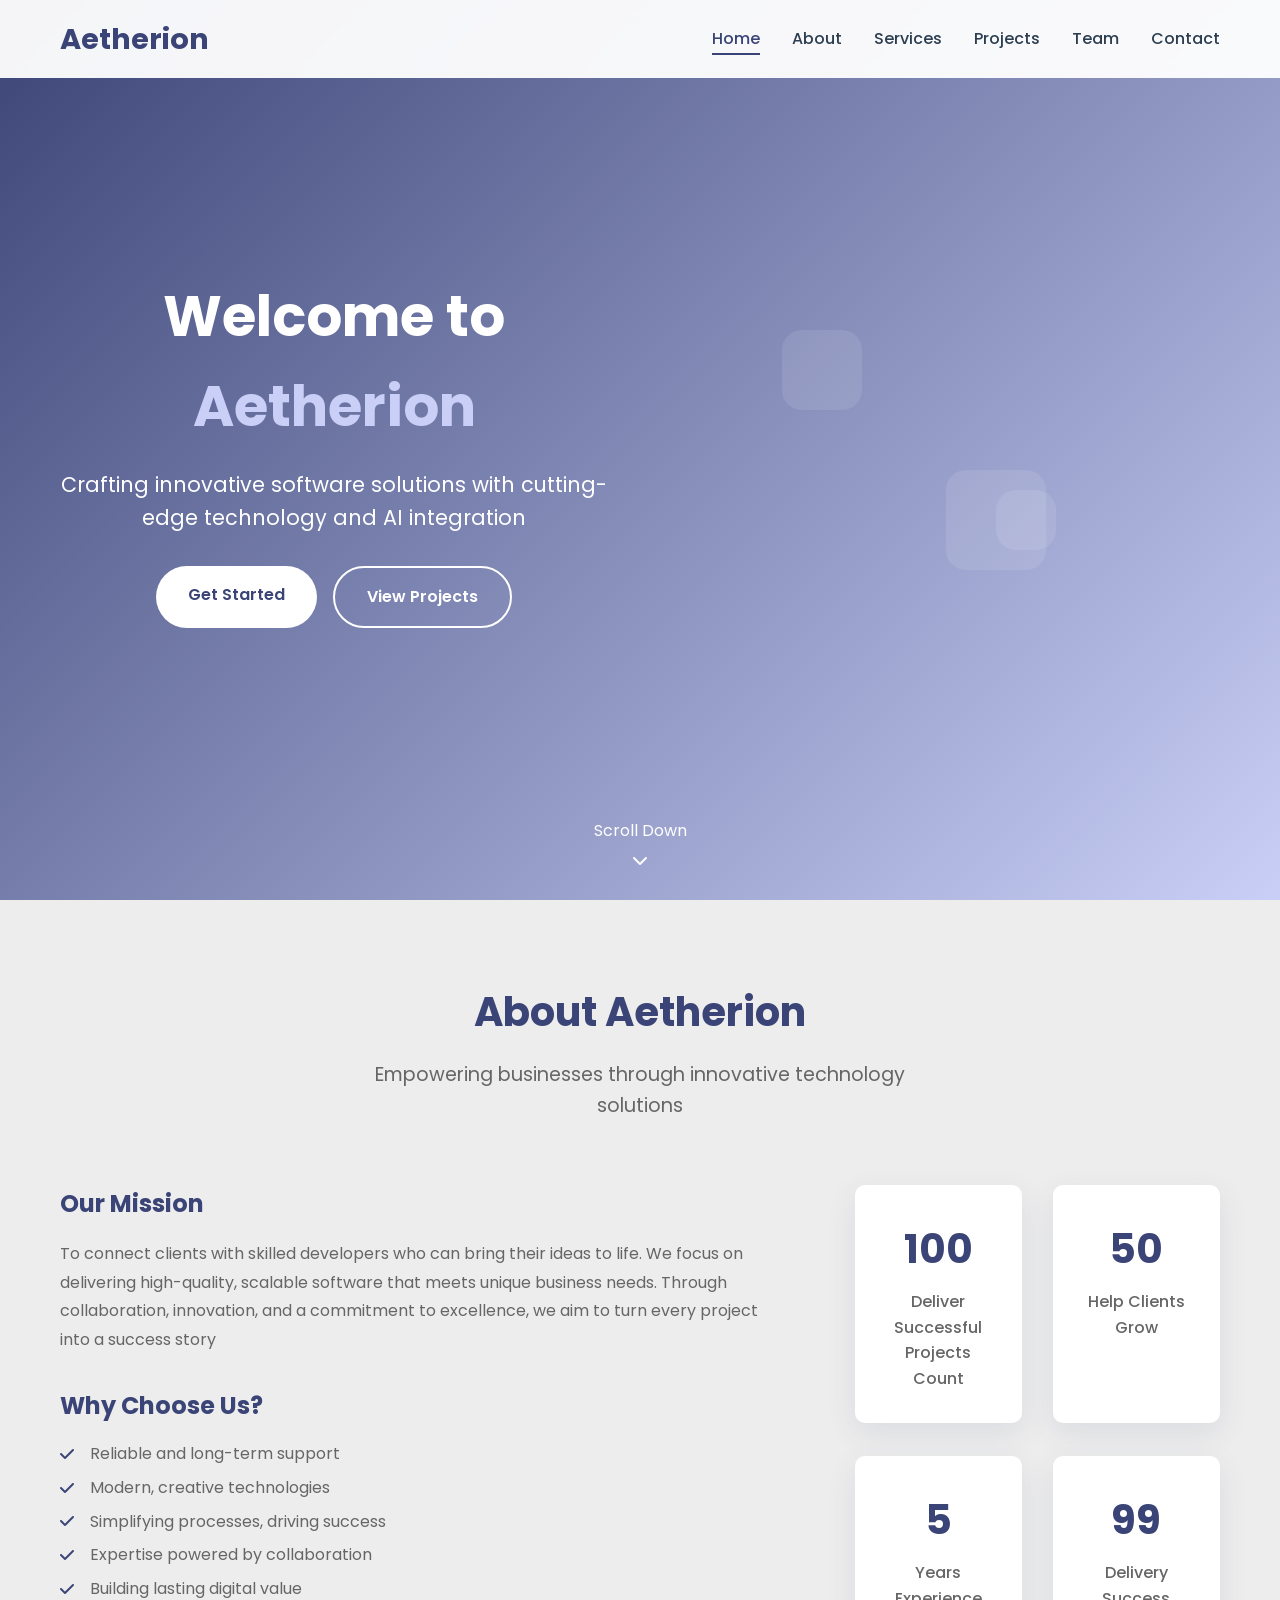
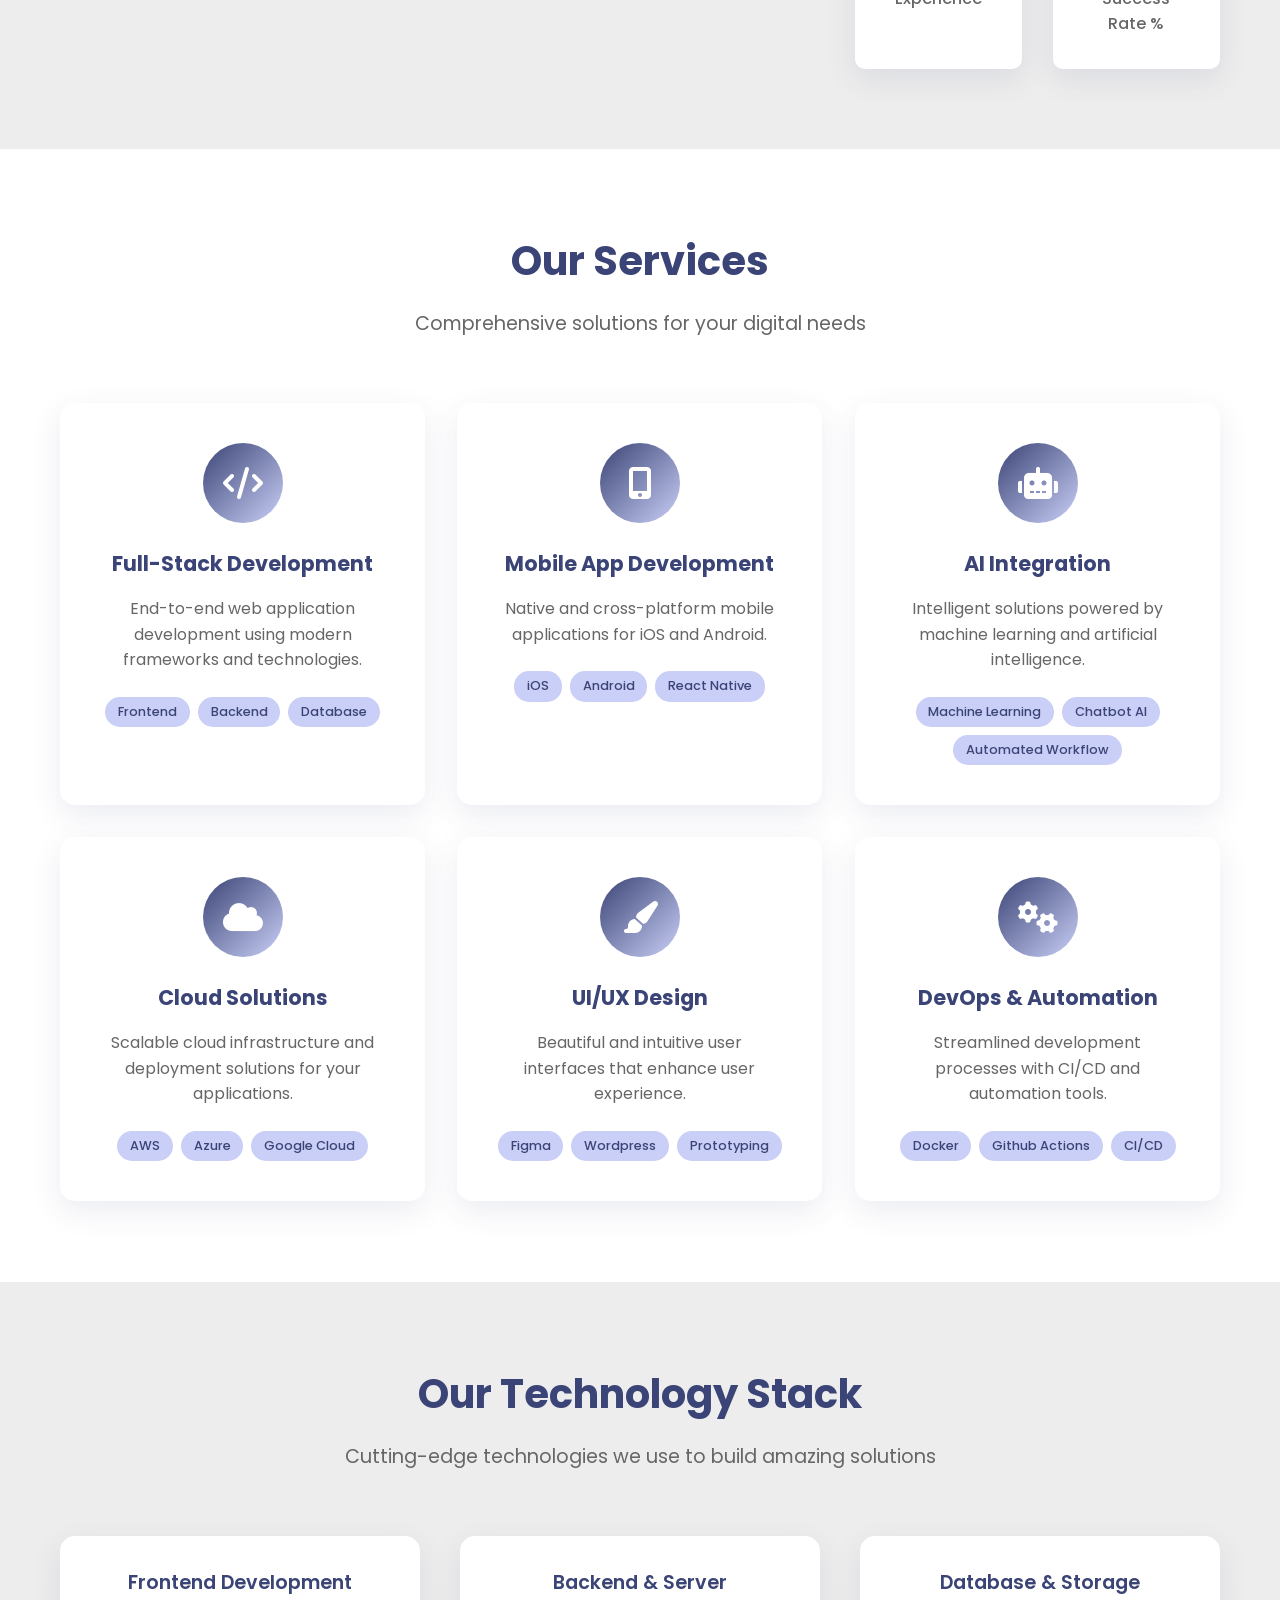
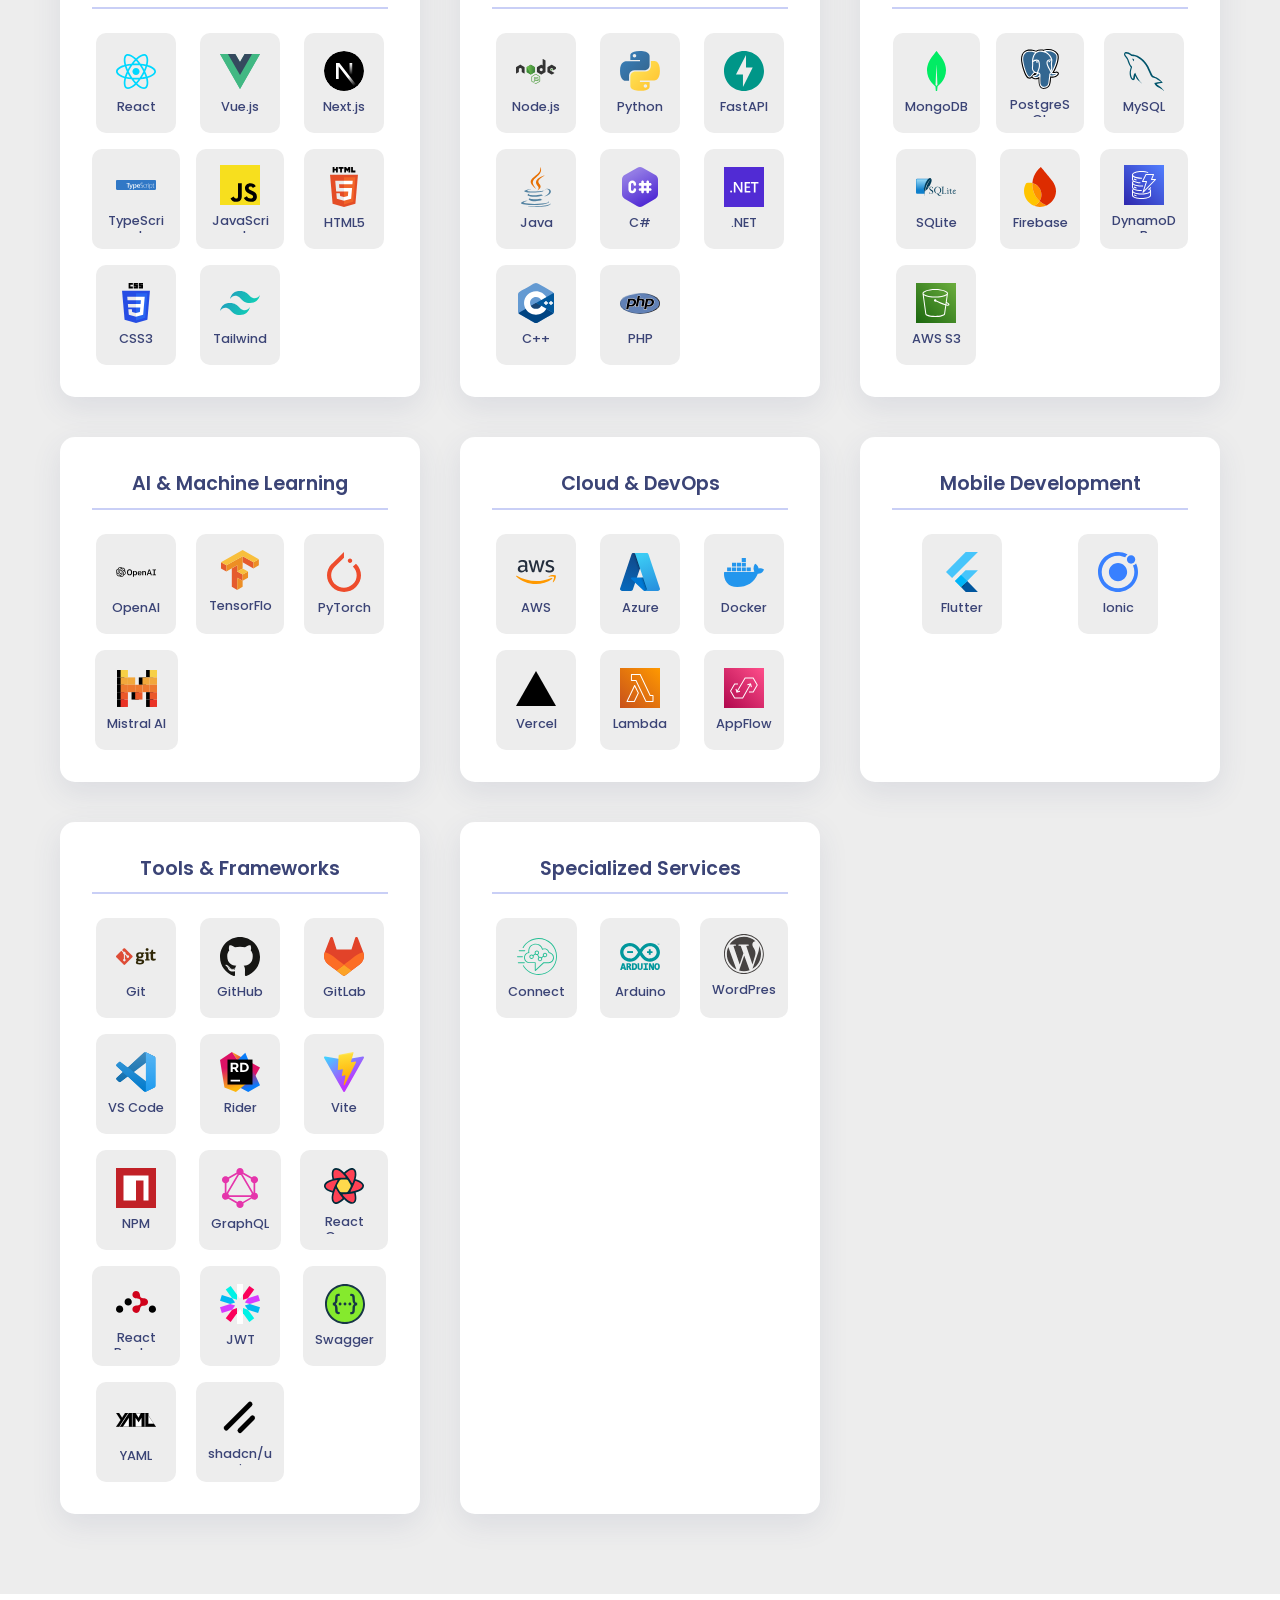
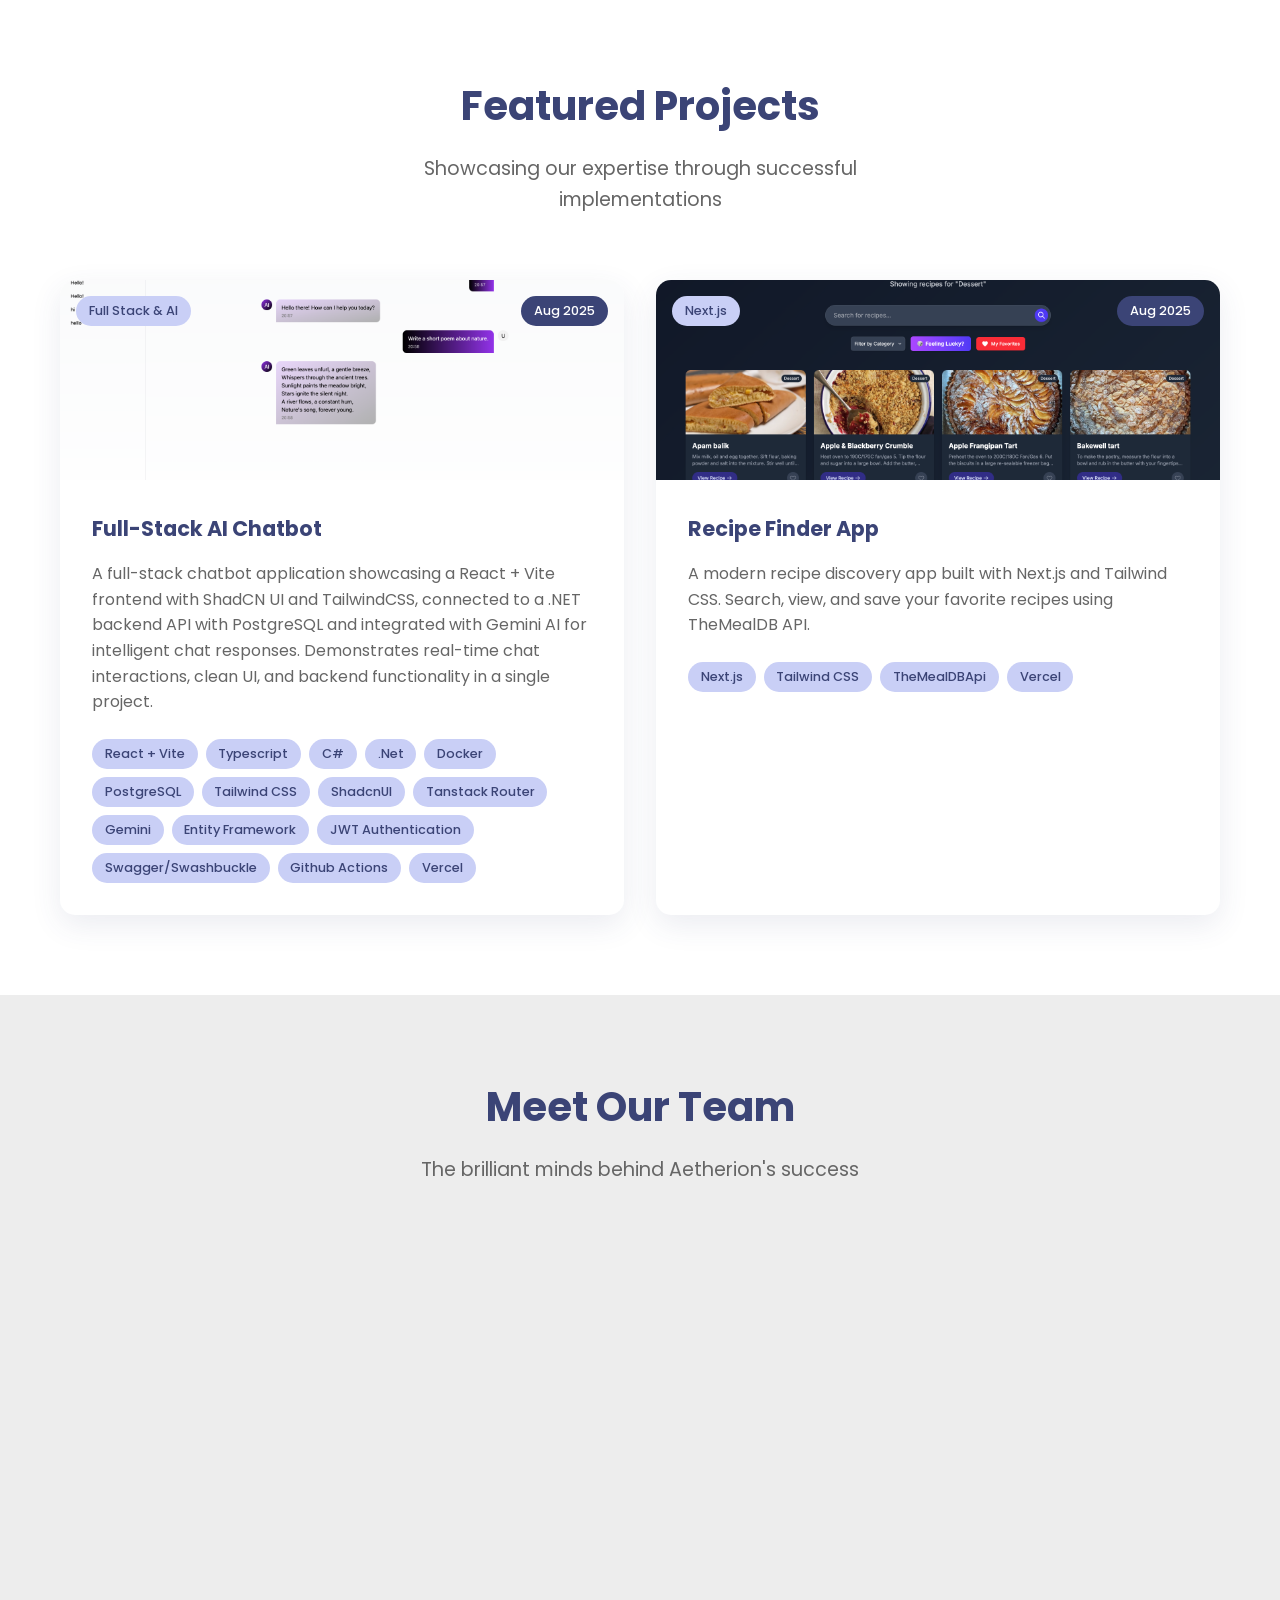
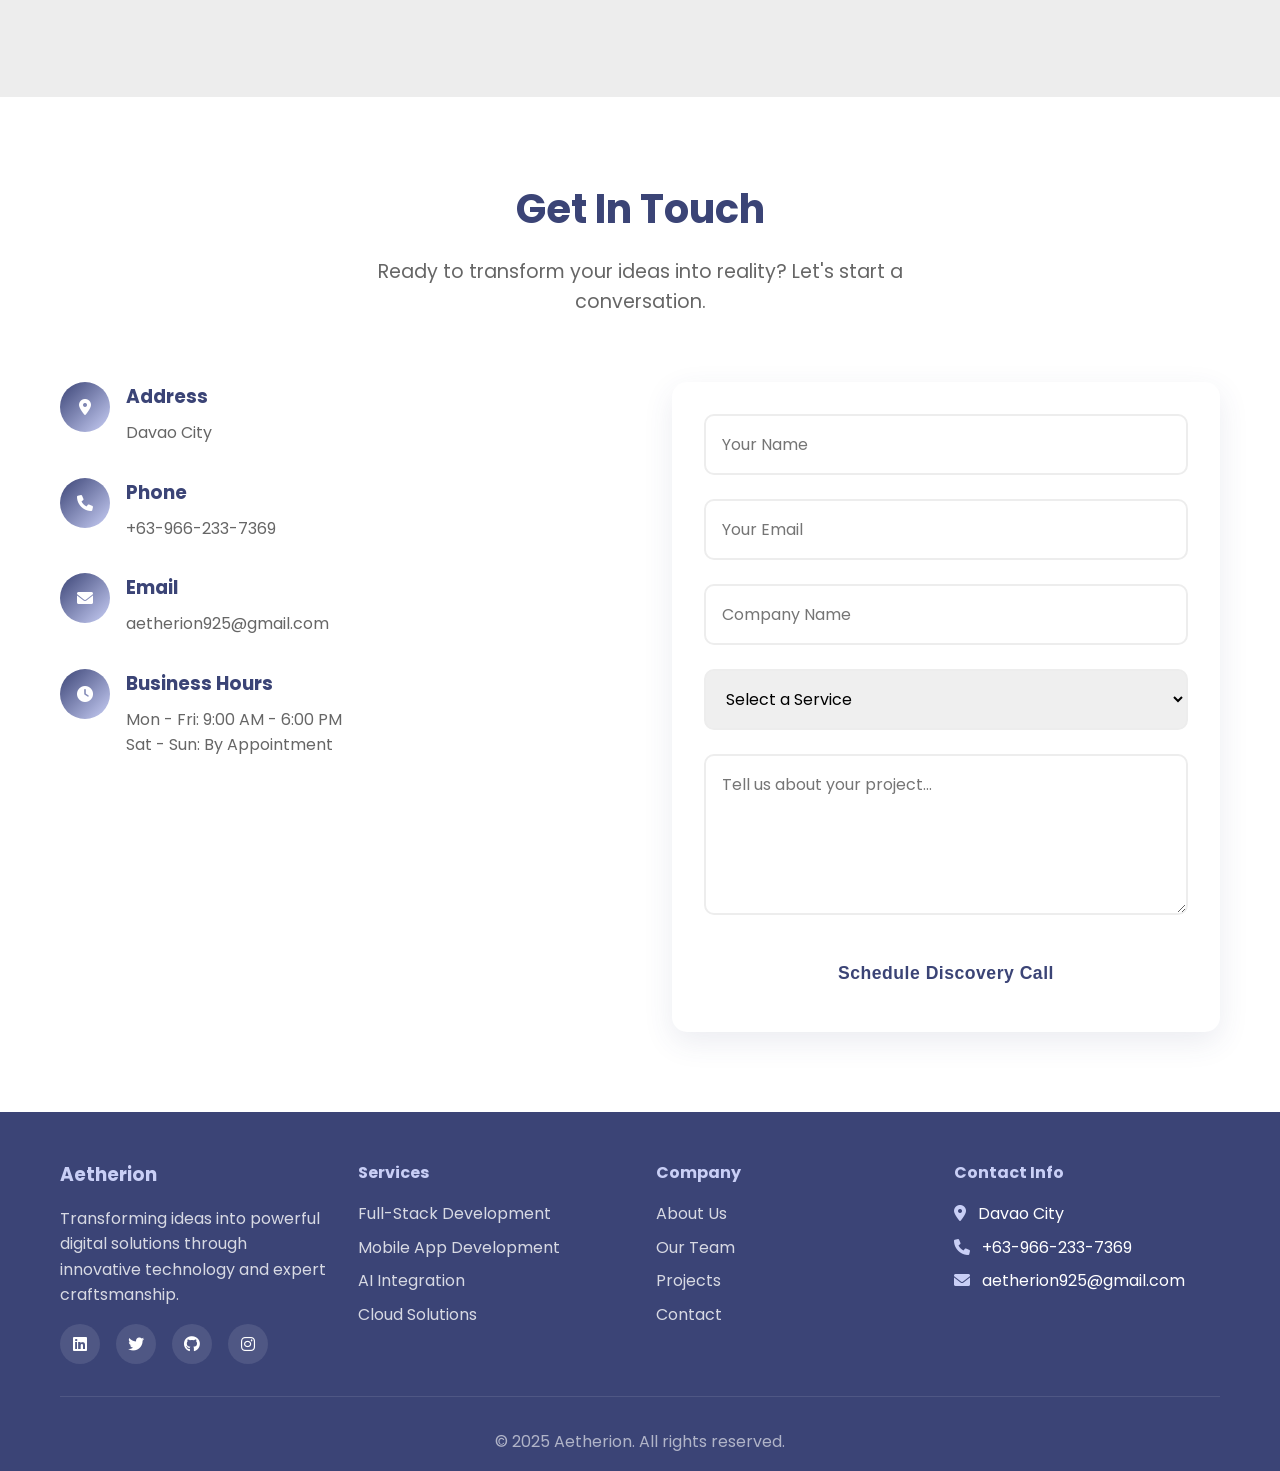
<file: index.html>
<!DOCTYPE html>
<html lang="en">
  <head>
    <meta charset="UTF-8" />
    <meta name="viewport" content="width=device-width, initial-scale=1.0" />
    <title>Aetherion - Premium Software Solutions</title>
    <link rel="stylesheet" href="styles.css" />
    <link
      href="https://cdnjs.cloudflare.com/ajax/libs/font-awesome/6.0.0/css/all.min.css"
      rel="stylesheet"
    />
    <link
      href="https://fonts.googleapis.com/css2?family=Poppins:wght@300;400;500;600;700&display=swap"
      rel="stylesheet"
    />
  </head>
  <body>
    <!-- Navigation -->
    <nav class="navbar">
      <div class="nav-container">
        <div class="nav-logo">
          <h2>Aetherion</h2>
        </div>
        <ul class="nav-menu">
          <li class="nav-item">
            <a href="#home" class="nav-link">Home</a>
          </li>
          <li class="nav-item">
            <a href="#about" class="nav-link">About</a>
          </li>
          <li class="nav-item">
            <a href="#services" class="nav-link">Services</a>
          </li>
          <li class="nav-item">
            <a href="#projects" class="nav-link">Projects</a>
          </li>
          <li class="nav-item">
            <a href="#team" class="nav-link">Team</a>
          </li>
          <li class="nav-item">
            <a href="#contact" class="nav-link">Contact</a>
          </li>
        </ul>
        <div class="hamburger">
          <span class="bar"></span>
          <span class="bar"></span>
          <span class="bar"></span>
        </div>
      </div>
    </nav>

    <!-- Hero Section -->
    <section id="home" class="hero">
      <div class="hero-content">
        <div class="hero-text">
          <h1 class="hero-title">
            Welcome to <span class="highlight">Aetherion</span>
          </h1>
          <p class="hero-subtitle">
            Crafting innovative software solutions with cutting-edge technology
            and AI integration
          </p>
          <div class="hero-buttons">
            <a href="#contact" class="btn btn-primary">Get Started</a>
            <a href="#projects" class="btn btn-secondary">View Projects</a>
          </div>
        </div>
        <div class="hero-visual">
          <div class="floating-elements">
            <div class="floating-element"></div>
            <div class="floating-element"></div>
            <div class="floating-element"></div>
          </div>
        </div>
      </div>
      <div class="scroll-indicator">
        <span>Scroll Down</span>
        <i class="fas fa-chevron-down"></i>
      </div>
    </section>

    <!-- About Section -->
    <section id="about" class="about">
      <div class="container">
        <div class="section-header">
          <h2 class="section-title">About Aetherion</h2>
          <p class="section-subtitle">
            Empowering businesses through innovative technology solutions
          </p>
        </div>
        <div class="about-content">
          <div class="about-text">
            <h3>Our Mission</h3>
            <p>
              To connect clients with skilled developers who can bring their
              ideas to life. We focus on delivering high-quality, scalable
              software that meets unique business needs. Through collaboration,
              innovation, and a commitment to excellence, we aim to turn every
              project into a success story
            </p>

            <h3>Why Choose Us?</h3>
            <ul class="about-list">
              <li>
                <i class="fas fa-check"></i> Reliable and long-term support
              </li>
              <li>
                <i class="fas fa-check"></i> Modern, creative technologies
              </li>
              <li>
                <i class="fas fa-check"></i> Simplifying processes, driving
                success
              </li>
              <li>
                <i class="fas fa-check"></i> Expertise powered by collaboration
              </li>
              <li>
                <i class="fas fa-check"></i> Building lasting digital value
              </li>
            </ul>
          </div>
          <div class="about-stats">
            <div class="stat-item">
              <h3 class="stat-number" data-target="100"></h3>
              <p>Deliver Successful Projects Count</p>
            </div>
            <div class="stat-item">
              <h3 class="stat-number" data-target="50">0</h3>
              <p>Help Clients Grow</p>
            </div>
            <div class="stat-item">
              <h3 class="stat-number" data-target="5">0</h3>
              <p>Years Experience</p>
            </div>
            <div class="stat-item">
              <h3 class="stat-number" data-target="99">0</h3>
              <p>Delivery Success Rate %</p>
            </div>
          </div>
        </div>
      </div>
    </section>

    <!-- Services Section -->
    <section id="services" class="services">
      <div class="container">
        <div class="section-header">
          <h2 class="section-title">Our Services</h2>
          <p class="section-subtitle">
            Comprehensive solutions for your digital needs
          </p>
        </div>
        <div class="services-grid">
          <div class="service-card">
            <div class="service-icon">
              <i class="fas fa-code"></i>
            </div>
            <h3>Full-Stack Development</h3>
            <p>
              End-to-end web application development using modern frameworks and
              technologies.
            </p>
            <div class="service-features">
              <span>Frontend</span>
              <span>Backend</span>
              <span>Database</span>
            </div>
          </div>
          <div class="service-card">
            <div class="service-icon">
              <i class="fas fa-mobile-alt"></i>
            </div>
            <h3>Mobile App Development</h3>
            <p>
              Native and cross-platform mobile applications for iOS and Android.
            </p>
            <div class="service-features">
              <span>iOS</span>
              <span>Android</span>
              <span>React Native</span>
            </div>
          </div>
          <div class="service-card">
            <div class="service-icon">
              <i class="fas fa-robot"></i>
            </div>
            <h3>AI Integration</h3>
            <p>
              Intelligent solutions powered by machine learning and artificial
              intelligence.
            </p>
            <div class="service-features">
              <span>Machine Learning</span>
              <span>Chatbot AI</span>
              <span>Automated Workflow</span>
            </div>
          </div>
          <div class="service-card">
            <div class="service-icon">
              <i class="fas fa-cloud"></i>
            </div>
            <h3>Cloud Solutions</h3>
            <p>
              Scalable cloud infrastructure and deployment solutions for your
              applications.
            </p>
            <div class="service-features">
              <span>AWS</span>
              <span>Azure</span>
              <span>Google Cloud</span>
            </div>
          </div>
          <div class="service-card">
            <div class="service-icon">
              <i class="fas fa-paint-brush"></i>
            </div>
            <h3>UI/UX Design</h3>
            <p>
              Beautiful and intuitive user interfaces that enhance user
              experience.
            </p>
            <div class="service-features">
              <span>Figma</span>
              <span>Wordpress</span>
              <span>Prototyping</span>
            </div>
          </div>
          <div class="service-card">
            <div class="service-icon">
              <i class="fas fa-cogs"></i>
            </div>
            <h3>DevOps & Automation</h3>
            <p>
              Streamlined development processes with CI/CD and automation tools.
            </p>
            <div class="service-features">
              <span>Docker</span>
              <span>Github Actions</span>
              <span>CI/CD</span>
            </div>
          </div>
        </div>
      </div>
    </section>

    <!-- Tech Stack Section -->
    <section id="tech-stack" class="tech-stack">
      <div class="container">
        <div class="section-header">
          <h2 class="section-title">Our Technology Stack</h2>
          <p class="section-subtitle">
            Cutting-edge technologies we use to build amazing solutions
          </p>
        </div>
        <div class="tech-categories">
          <div class="tech-category">
            <h3>Frontend Development</h3>
            <div class="tech-logos">
              <a href="https://react.dev/" target="_blank" rel="noopener noreferrer" class="tech-logo">
                <img src="assets/tech_stack/react.svg" alt="React" />
                <span>React</span>
              </a>
              <a href="https://vuejs.org/" target="_blank" rel="noopener noreferrer" class="tech-logo">
                <img src="assets/tech_stack/vue.svg" alt="Vue.js" />
                <span>Vue.js</span>
              </a>
              <a href="https://nextjs.org/" target="_blank" rel="noopener noreferrer" class="tech-logo">
                <img src="assets/tech_stack/nextjs-icon.svg" alt="Next.js" />
                <span>Next.js</span>
              </a>
              <a href="https://www.typescriptlang.org/" target="_blank" rel="noopener noreferrer" class="tech-logo">
                <img src="assets/tech_stack/typescript.svg" alt="TypeScript" />
                <span>TypeScript</span>
              </a>
              <a href="https://developer.mozilla.org/en-US/docs/Web/JavaScript" target="_blank" rel="noopener noreferrer" class="tech-logo">
                <img src="assets/tech_stack/javascript.svg" alt="JavaScript" />
                <span>JavaScript</span>
              </a>
              <a href="https://developer.mozilla.org/en-US/docs/Web/HTML" target="_blank" rel="noopener noreferrer" class="tech-logo">
                <img src="assets/tech_stack/html-5.svg" alt="HTML5" />
                <span>HTML5</span>
              </a>
              <a href="https://developer.mozilla.org/en-US/docs/Web/CSS" target="_blank" rel="noopener noreferrer" class="tech-logo">
                <img src="assets/tech_stack/css-3.svg" alt="CSS3" />
                <span>CSS3</span>
              </a>
              <a href="https://tailwindcss.com/" target="_blank" rel="noopener noreferrer" class="tech-logo">
                <img src="assets/tech_stack/tailwind.svg" alt="Tailwind CSS" />
                <span>Tailwind</span>
              </a>
            </div>
          </div>
          
          <div class="tech-category">
            <h3>Backend & Server</h3>
            <div class="tech-logos">
              <a href="https://nodejs.org/" target="_blank" rel="noopener noreferrer" class="tech-logo">
                <img src="assets/tech_stack/nodejs.svg" alt="Node.js" />
                <span>Node.js</span>
              </a>
              <a href="https://www.python.org/" target="_blank" rel="noopener noreferrer" class="tech-logo">
                <img src="assets/tech_stack/python.svg" alt="Python" />
                <span>Python</span>
              </a>
              <a href="https://fastapi.tiangolo.com/" target="_blank" rel="noopener noreferrer" class="tech-logo">
                <img src="assets/tech_stack/fastapi-icon.svg" alt="FastAPI" />
                <span>FastAPI</span>
              </a>
              <a href="https://docs.oracle.com/en/java/" target="_blank" rel="noopener noreferrer" class="tech-logo">
                <img src="assets/tech_stack/java.svg" alt="Java" />
                <span>Java</span>
              </a>
              <a href="https://learn.microsoft.com/en-us/dotnet/csharp/" target="_blank" rel="noopener noreferrer" class="tech-logo">
                <img src="assets/tech_stack/csharp.svg" alt="C#" />
                <span>C#</span>
              </a>
              <a href="https://learn.microsoft.com/en-us/dotnet/" target="_blank" rel="noopener noreferrer" class="tech-logo">
                <img src="assets/tech_stack/dotnet.svg" alt=".NET" />
                <span>.NET</span>
              </a>
              <a href="https://isocpp.org/" target="_blank" rel="noopener noreferrer" class="tech-logo">
                <img src="assets/tech_stack/c-plusplus.svg" alt="C++" />
                <span>C++</span>
              </a>
              <a href="https://www.php.net/" target="_blank" rel="noopener noreferrer" class="tech-logo">
                <img src="assets/tech_stack/php.svg" alt="PHP" />
                <span>PHP</span>
              </a>
            </div>
          </div>

          <div class="tech-category">
            <h3>Database & Storage</h3>
            <div class="tech-logos">
              <a href="https://www.mongodb.com/docs/" target="_blank" rel="noopener noreferrer" class="tech-logo">
                <img src="assets/tech_stack/mongodb-icon.svg" alt="MongoDB" />
                <span>MongoDB</span>
              </a>
              <a href="https://www.postgresql.org/docs/" target="_blank" rel="noopener noreferrer" class="tech-logo">
                <img src="assets/tech_stack/postgresql.svg" alt="PostgreSQL" />
                <span>PostgreSQL</span>
              </a>
              <a href="https://dev.mysql.com/doc/" target="_blank" rel="noopener noreferrer" class="tech-logo">
                <img src="assets/tech_stack/mysql-icon.svg" alt="MySQL" />
                <span>MySQL</span>
              </a>
              <a href="https://sqlite.org/docs.html" target="_blank" rel="noopener noreferrer" class="tech-logo">
                <img src="assets/tech_stack/sqlite.svg" alt="SQLite" />
                <span>SQLite</span>
              </a>
              <a href="https://firebase.google.com/docs" target="_blank" rel="noopener noreferrer" class="tech-logo">
                <img src="assets/tech_stack/firebase-icon.svg" alt="Firebase" />
                <span>Firebase</span>
              </a>
              <a href="https://docs.aws.amazon.com/dynamodb/" target="_blank" rel="noopener noreferrer" class="tech-logo">
                <img src="assets/tech_stack/aws-dynamodb.svg" alt="DynamoDB" />
                <span>DynamoDB</span>
              </a>
              <a href="https://docs.aws.amazon.com/s3/" target="_blank" rel="noopener noreferrer" class="tech-logo">
                <img src="assets/tech_stack/aws-s3.svg" alt="AWS S3" />
                <span>AWS S3</span>
              </a>
            </div>
          </div>

          <div class="tech-category">
            <h3>AI & Machine Learning</h3>
            <div class="tech-logos">
              <a href="https://platform.openai.com/docs" target="_blank" rel="noopener noreferrer" class="tech-logo">
                <img src="assets/tech_stack/openai.svg" alt="OpenAI" />
                <span>OpenAI</span>
              </a>
              <a href="https://www.tensorflow.org/" target="_blank" rel="noopener noreferrer" class="tech-logo">
                <img src="assets/tech_stack/tensorflow.svg" alt="TensorFlow" />
                <span>TensorFlow</span>
              </a>
              <a href="https://pytorch.org/" target="_blank" rel="noopener noreferrer" class="tech-logo">
                <img src="assets/tech_stack/pytorch-icon.svg" alt="PyTorch" />
                <span>PyTorch</span>
              </a>
              <a href="https://docs.mistral.ai/" target="_blank" rel="noopener noreferrer" class="tech-logo">
                <img src="assets/tech_stack/mistral-ai-icon.svg" alt="Mistral AI" />
                <span>Mistral AI</span>
              </a>
            </div>
          </div>

          <div class="tech-category">
            <h3>Cloud & DevOps</h3>
            <div class="tech-logos">
              <a href="https://docs.aws.amazon.com/" target="_blank" rel="noopener noreferrer" class="tech-logo">
                <img src="assets/tech_stack/aws.svg" alt="AWS" />
                <span>AWS</span>
              </a>
              <a href="https://docs.microsoft.com/en-us/azure/" target="_blank" rel="noopener noreferrer" class="tech-logo">
                <img src="assets/tech_stack/microsoft-azure.svg" alt="Azure" />
                <span>Azure</span>
              </a>
              <a href="https://docs.docker.com/" target="_blank" rel="noopener noreferrer" class="tech-logo">
                <img src="assets/tech_stack/docker.svg" alt="Docker" />
                <span>Docker</span>
              </a>
              <a href="https://vercel.com/docs" target="_blank" rel="noopener noreferrer" class="tech-logo">
                <img src="assets/tech_stack/vercel-icon.svg" alt="Vercel" />
                <span>Vercel</span>
              </a>
              <a href="https://docs.aws.amazon.com/lambda/" target="_blank" rel="noopener noreferrer" class="tech-logo">
                <img src="assets/tech_stack/aws-lambda.svg" alt="AWS Lambda" />
                <span>Lambda</span>
              </a>
              <a href="https://docs.aws.amazon.com/appflow/" target="_blank" rel="noopener noreferrer" class="tech-logo">
                <img src="assets/tech_stack/aws-appflow.svg" alt="AWS AppFlow" />
                <span>AppFlow</span>
              </a>
            </div>
          </div>

          <div class="tech-category">
            <h3>Mobile Development</h3>
            <div class="tech-logos">
              <a href="https://docs.flutter.dev/" target="_blank" rel="noopener noreferrer" class="tech-logo">
                <img src="assets/tech_stack/flutter.svg" alt="Flutter" />
                <span>Flutter</span>
              </a>
              <a href="https://ionicframework.com/docs" target="_blank" rel="noopener noreferrer" class="tech-logo">
                <img src="assets/tech_stack/ionic-icon.svg" alt="Ionic" />
                <span>Ionic</span>
              </a>
            </div>
          </div>

          <div class="tech-category">
            <h3>Tools & Frameworks</h3>
            <div class="tech-logos">
              <a href="https://git-scm.com/doc" target="_blank" rel="noopener noreferrer" class="tech-logo">
                <img src="assets/tech_stack/git.svg" alt="Git" />
                <span>Git</span>
              </a>
              <a href="https://docs.github.com/" target="_blank" rel="noopener noreferrer" class="tech-logo">
                <img src="assets/tech_stack/github.svg" alt="GitHub" />
                <span>GitHub</span>
              </a>
              <a href="https://docs.gitlab.com/" target="_blank" rel="noopener noreferrer" class="tech-logo">
                <img src="assets/tech_stack/gitlab-icon.svg" alt="GitLab" />
                <span>GitLab</span>
              </a>
              <a href="https://code.visualstudio.com/docs" target="_blank" rel="noopener noreferrer" class="tech-logo">
                <img src="assets/tech_stack/visual-studio-code.svg" alt="VS Code" />
                <span>VS Code</span>
              </a>
              <a href="https://www.jetbrains.com/help/rider/" target="_blank" rel="noopener noreferrer" class="tech-logo">
                <img src="assets/tech_stack/rider.svg" alt="Rider" />
                <span>Rider</span>
              </a>
              <a href="https://vitejs.dev/" target="_blank" rel="noopener noreferrer" class="tech-logo">
                <img src="assets/tech_stack/vite.svg" alt="Vite" />
                <span>Vite</span>
              </a>
              <a href="https://docs.npmjs.com/" target="_blank" rel="noopener noreferrer" class="tech-logo">
                <img src="assets/tech_stack/npm-icon.svg" alt="NPM" />
                <span>NPM</span>
              </a>
              <a href="https://graphql.org/learn/" target="_blank" rel="noopener noreferrer" class="tech-logo">
                <img src="assets/tech_stack/graphql.svg" alt="GraphQL" />
                <span>GraphQL</span>
              </a>
              <a href="https://tanstack.com/query/latest" target="_blank" rel="noopener noreferrer" class="tech-logo">
                <img src="assets/tech_stack/react-query-icon.svg" alt="React Query" />
                <span>React Query</span>
              </a>
              <a href="https://reactrouter.com/" target="_blank" rel="noopener noreferrer" class="tech-logo">
                <img src="assets/tech_stack/react-router.svg" alt="React Router" />
                <span>React Router</span>
              </a>
              <a href="https://jwt.io/" target="_blank" rel="noopener noreferrer" class="tech-logo">
                <img src="assets/tech_stack/jwt.svg" alt="JWT" />
                <span>JWT</span>
              </a>
              <a href="https://swagger.io/docs/" target="_blank" rel="noopener noreferrer" class="tech-logo">
                <img src="assets/tech_stack/swagger.svg" alt="Swagger" />
                <span>Swagger</span>
              </a>
              <a href="https://yaml.org/" target="_blank" rel="noopener noreferrer" class="tech-logo">
                <img src="assets/tech_stack/yaml.svg" alt="YAML" />
                <span>YAML</span>
              </a>
              <a href="https://ui.shadcn.com/" target="_blank" rel="noopener noreferrer" class="tech-logo">
                <img src="assets/tech_stack/shadcn.svg" alt="shadcn/ui" />
                <span>shadcn/ui</span>
              </a>
            </div>
          </div>

          <div class="tech-category">
            <h3>Specialized Services</h3>
            <div class="tech-logos">
              <a href="https://docs.aws.amazon.com/connect/" target="_blank" rel="noopener noreferrer" class="tech-logo">
                <img src="assets/tech_stack/amazon-connect.svg" alt="Amazon Connect" />
                <span>Connect</span>
              </a>
              <a href="https://docs.arduino.cc/" target="_blank" rel="noopener noreferrer" class="tech-logo">
                <img src="assets/tech_stack/arduino.svg" alt="Arduino" />
                <span>Arduino</span>
              </a>
              <a href="https://developer.wordpress.org/" target="_blank" rel="noopener noreferrer" class="tech-logo">
                <img src="assets/tech_stack/wordpress-icon.svg" alt="WordPress" />
                <span>WordPress</span>
              </a>
            </div>
          </div>
        </div>
      </div>
    </section>

    <!-- Projects Section -->
    <section id="projects" class="projects">
      <div class="container">
        <div class="section-header">
          <h2 class="section-title">Featured Projects</h2>
          <p class="section-subtitle">
            Showcasing our expertise through successful implementations
          </p>
        </div>
        <div class="projects-grid" id="projectsGrid">
          <!-- Projects will be dynamically loaded here -->
        </div>
      </div>
    </section>

    <!-- Video Modal -->
    <div id="videoModal" class="video-modal">
      <div class="video-modal-content">
        <span class="video-modal-close">&times;</span>
        <div class="video-container">
          <iframe id="videoFrame" src="" frameborder="0" allowfullscreen></iframe>
        </div>
      </div>
    </div>

    <!-- Team Section -->
    <section id="team" class="team">
      <div class="container">
        <div class="section-header">
          <h2 class="section-title">Meet Our Team</h2>
          <p class="section-subtitle">
            The brilliant minds behind Aetherion's success
          </p>
        </div>
        <div class="team-grid" id="teamGrid">
          <!-- Team members will be dynamically loaded here -->
        </div>
      </div>
    </section>

    <!-- Contact Section -->
    <section id="contact" class="contact">
      <div class="container">
        <div class="section-header">
          <h2 class="section-title">Get In Touch</h2>
          <p class="section-subtitle">
            Ready to transform your ideas into reality? Let's start a
            conversation.
          </p>
        </div>
        <div class="contact-content">
          <div class="contact-info">
            <div class="contact-item">
              <div class="contact-icon">
                <i class="fas fa-map-marker-alt"></i>
              </div>
              <div class="contact-details">
                <h3>Address</h3>
                <p>Davao City</p>
              </div>
            </div>
            <div class="contact-item">
              <div class="contact-icon">
                <i class="fas fa-phone"></i>
              </div>
              <div class="contact-details">
                <h3>Phone</h3>
                <p>+63-966-233-7369</p>
              </div>
            </div>
            <div class="contact-item">
              <div class="contact-icon">
                <i class="fas fa-envelope"></i>
              </div>
              <div class="contact-details">
                <h3>Email</h3>
                <p>aetherion925@gmail.com</p>
              </div>
            </div>
            <div class="contact-item">
              <div class="contact-icon">
                <i class="fas fa-clock"></i>
              </div>
              <div class="contact-details">
                <h3>Business Hours</h3>
                <p>
                  Mon - Fri: 9:00 AM - 6:00 PM<br />Sat - Sun: By Appointment
                </p>
              </div>
            </div>
          </div>
          <div class="contact-form-container">
            <form id="contactForm" class="contact-form">
              <div class="form-group">
                <input
                  type="text"
                  id="name"
                  name="name"
                  placeholder="Your Name"
                  required
                />
              </div>
              <div class="form-group">
                <input
                  type="email"
                  id="email"
                  name="email"
                  placeholder="Your Email"
                  required
                />
              </div>
              <div class="form-group">
                <input
                  type="text"
                  id="company"
                  name="company"
                  placeholder="Company Name"
                />
              </div>
              <div class="form-group">
                <select id="service" name="service" required>
                  <option value="">Select a Service</option>
                  <option value="full-stack">Full-Stack Development</option>
                  <option value="mobile">Mobile App Development</option>
                  <option value="ai">AI Integration</option>
                  <option value="cloud">Cloud Solutions</option>
                  <option value="uiux">UI/UX Design</option>
                  <option value="devops">DevOps & Automation</option>
                  <option value="consulting">Consulting</option>
                </select>
              </div>
              <div class="form-group">
                <textarea
                  id="message"
                  name="message"
                  placeholder="Tell us about your project..."
                  rows="5"
                  required
                ></textarea>
              </div>
              <div class="contact-form-actions">
                <button type="submit" class="btn btn-primary">
                  Schedule Discovery Call
                </button>
              </div>
            </form>
            <div id="formMessage" class="form-message"></div>
          </div>
        </div>
      </div>
    </section>

    <!-- Footer -->
    <footer class="footer">
      <div class="container">
        <div class="footer-content">
          <div class="footer-section">
            <h3>Aetherion</h3>
            <p>
              Transforming ideas into powerful digital solutions through
              innovative technology and expert craftsmanship.
            </p>
            <div class="social-links">
              <a href="#"><i class="fab fa-linkedin"></i></a>
              <a href="#"><i class="fab fa-twitter"></i></a>
              <a href="https://github.com/aetherion925"><i class="fab fa-github"></i></a>
              <a href="#"><i class="fab fa-instagram"></i></a>
            </div>
          </div>
          <div class="footer-section">
            <h4>Services</h4>
            <ul>
              <li><a href="#services">Full-Stack Development</a></li>
              <li><a href="#services">Mobile App Development</a></li>
              <li><a href="#services">AI Integration</a></li>
              <li><a href="#services">Cloud Solutions</a></li>
            </ul>
          </div>
          <div class="footer-section">
            <h4>Company</h4>
            <ul>
              <li><a href="#about">About Us</a></li>
              <li><a href="#team">Our Team</a></li>
              <li><a href="#projects">Projects</a></li>
              <li><a href="#contact">Contact</a></li>
            </ul>
          </div>
          <div class="footer-section">
            <h4>Contact Info</h4>
            <ul>
              <li>
                <i class="fas fa-map-marker-alt"></i> Davao City
              </li>
              <li><i class="fas fa-phone"></i> +63-966-233-7369</li>
              <li><i class="fas fa-envelope"></i> aetherion925@gmail.com</li>
            </ul>
          </div>
        </div>
        <div class="footer-bottom">
          <p>&copy; 2025 Aetherion. All rights reserved.</p>
        </div>
      </div>
    </footer>

    <!-- Scripts -->
    <script src="api-config.js"></script>
    <script src="project.js"></script>
    <script src="team.js"></script>
    <script src="script.js"></script>
  </body>
</html>
</file>
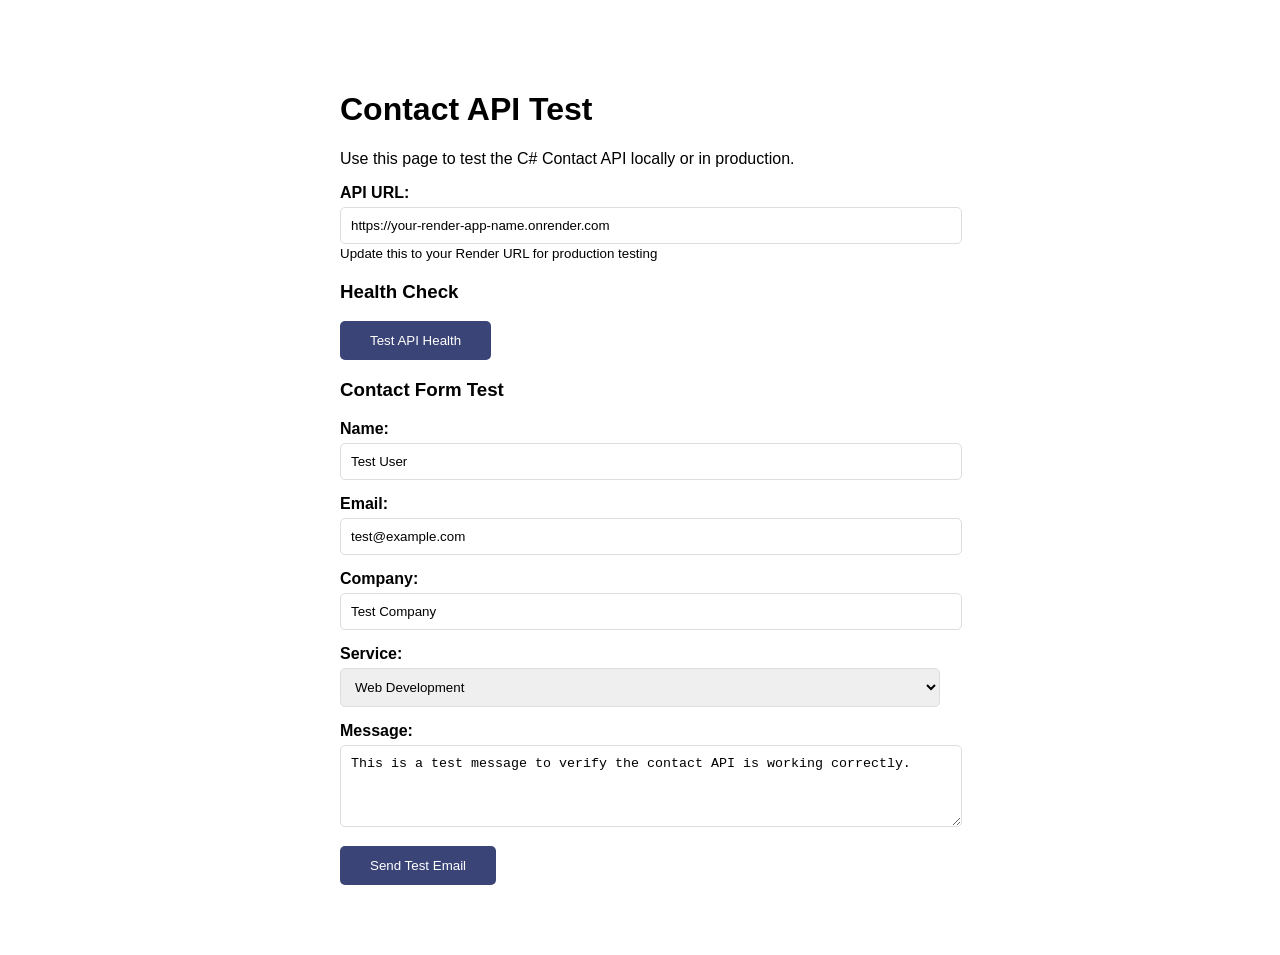
<file: api-test.html>
<!DOCTYPE html>
<html lang="en">
<head>
    <meta charset="UTF-8">
    <meta name="viewport" content="width=device-width, initial-scale=1.0">
    <title>Contact API Test</title>
    <style>
        body { font-family: Arial, sans-serif; max-width: 600px; margin: 50px auto; padding: 20px; }
        .form-group { margin-bottom: 15px; }
        label { display: block; margin-bottom: 5px; font-weight: bold; }
        input, select, textarea { width: 100%; padding: 10px; border: 1px solid #ddd; border-radius: 5px; }
        button { background: #3b4476; color: white; padding: 12px 30px; border: none; border-radius: 5px; cursor: pointer; }
        button:hover { background: #2a3456; }
        .result { margin-top: 20px; padding: 15px; border-radius: 5px; }
        .success { background: #d4edda; color: #155724; }
        .error { background: #f8d7da; color: #721c24; }
        .info { background: #d1ecf1; color: #0c5460; }
    </style>
</head>
<body>
    <h1>Contact API Test</h1>
    <p>Use this page to test the C# Contact API locally or in production.</p>
    
    <div class="form-group">
        <label>API URL:</label>
        <input type="text" id="apiUrl" value="http://localhost:5000" placeholder="http://localhost:5000">
        <small>Update this to your Render URL for production testing</small>
    </div>

    <h3>Health Check</h3>
    <button onclick="testHealth()">Test API Health</button>

    <h3>Contact Form Test</h3>
    <form id="testForm">
        <div class="form-group">
            <label>Name:</label>
            <input type="text" id="name" value="Test User" required>
        </div>
        <div class="form-group">
            <label>Email:</label>
            <input type="email" id="email" value="test@example.com" required>
        </div>
        <div class="form-group">
            <label>Company:</label>
            <input type="text" id="company" value="Test Company">
        </div>
        <div class="form-group">
            <label>Service:</label>
            <select id="service" required>
                <option value="Web Development">Web Development</option>
                <option value="Mobile App Development">Mobile App Development</option>
                <option value="UI/UX Design">UI/UX Design</option>
                <option value="Custom Software">Custom Software</option>
                <option value="AI/ML Solutions">AI/ML Solutions</option>
                <option value="Consulting">Consulting</option>
            </select>
        </div>
        <div class="form-group">
            <label>Message:</label>
            <textarea id="message" rows="4" required>This is a test message to verify the contact API is working correctly.</textarea>
        </div>
        <button type="submit">Send Test Email</button>
    </form>

    <div id="result"></div>

    <script>
        function showResult(message, type) {
            const result = document.getElementById('result');
            result.innerHTML = `<div class="${type}">${message}</div>`;
        }

        function getApiUrl() {
            return document.getElementById('apiUrl').value.trim();
        }

        async function testHealth() {
            try {
                showResult('Testing API health...', 'info');
                
                const response = await fetch(`${getApiUrl()}/api/contact/health`);
                const data = await response.json();
                
                if (response.ok) {
                    showResult(`✅ API is healthy!<br>Status: ${data.status}<br>Timestamp: ${data.timestamp}`, 'success');
                } else {
                    showResult(`❌ API health check failed: ${response.status}`, 'error');
                }
            } catch (error) {
                showResult(`❌ Error connecting to API: ${error.message}`, 'error');
            }
        }

        document.getElementById('testForm').addEventListener('submit', async function(e) {
            e.preventDefault();
            
            try {
                showResult('Sending test email...', 'info');
                
                const formData = {
                    name: document.getElementById('name').value,
                    email: document.getElementById('email').value,
                    company: document.getElementById('company').value,
                    service: document.getElementById('service').value,
                    message: document.getElementById('message').value
                };

                const response = await fetch(`${getApiUrl()}/api/contact/send`, {
                    method: 'POST',
                    headers: {
                        'Content-Type': 'application/json'
                    },
                    body: JSON.stringify(formData)
                });

                const data = await response.json();

                if (response.ok && data.success) {
                    showResult(`✅ ${data.message}`, 'success');
                } else {
                    showResult(`❌ ${data.message || 'Unknown error occurred'}`, 'error');
                }
            } catch (error) {
                showResult(`❌ Error sending email: ${error.message}`, 'error');
            }
        });

        // Auto-detect environment
        if (window.location.hostname !== 'localhost' && window.location.hostname !== '127.0.0.1') {
            document.getElementById('apiUrl').value = 'https://your-render-app-name.onrender.com';
        }
    </script>
</body>
</html>
</file>
<file: styles.css>
/* Reset and Base Styles */
* {
    margin: 0;
    padding: 0;
    box-sizing: border-box;
}

:root {
    --primary-color: #3b4476;
    --secondary-color: #c9cff6;
    --light-color: #ededed;
    --white: #ffffff;
    --dark: #2c3e50;
    --text-light: #666;
    --shadow: 0 10px 30px rgba(59, 68, 118, 0.1);
    --gradient: linear-gradient(135deg, var(--primary-color), var(--secondary-color));
}

body {
    font-family: 'Poppins', sans-serif;
    line-height: 1.6;
    color: var(--dark);
    overflow-x: hidden;
}

.container {
    max-width: 1200px;
    margin: 0 auto;
    padding: 0 20px;
}

/* Navigation */
.navbar {
    position: fixed;
    top: 0;
    width: 100%;
    background: rgba(255, 255, 255, 0.95);
    backdrop-filter: blur(10px);
    z-index: 1000;
    padding: 1rem 0;
    transition: all 0.3s ease;
}

.navbar.scrolled {
    background: rgba(255, 255, 255, 0.98);
    box-shadow: var(--shadow);
}

.nav-container {
    max-width: 1200px;
    margin: 0 auto;
    padding: 0 20px;
    display: flex;
    justify-content: space-between;
    align-items: center;
}

.nav-logo h2 {
    color: var(--primary-color);
    font-weight: 700;
    font-size: 1.8rem;
}

.nav-menu {
    display: flex;
    list-style: none;
    gap: 2rem;
}

.nav-link {
    text-decoration: none;
    color: var(--dark);
    font-weight: 500;
    transition: color 0.3s ease;
    position: relative;
}

.nav-link:hover {
    color: var(--primary-color);
}

.nav-link::after {
    content: '';
    position: absolute;
    width: 0;
    height: 2px;
    bottom: -5px;
    left: 0;
    background: var(--primary-color);
    transition: width 0.3s ease;
}

.nav-link:hover::after {
    width: 100%;
}

.hamburger {
    display: none;
    flex-direction: column;
    cursor: pointer;
}

.bar {
    width: 25px;
    height: 3px;
    background: var(--primary-color);
    margin: 3px 0;
    transition: 0.3s;
}

/* Hero Section */
.hero {
    height: 100vh;
    background: var(--gradient);
    display: flex;
    align-items: center;
    justify-content: center;
    text-align: center;
    color: var(--white);
    position: relative;
    overflow: hidden;
}

.hero-content {
    max-width: 1200px;
    margin: 0 auto;
    padding: 0 20px;
    display: grid;
    grid-template-columns: 1fr 1fr;
    gap: 4rem;
    align-items: center;
}

.hero-title {
    font-size: 3.5rem;
    font-weight: 700;
    margin-bottom: 1rem;
    animation: fadeInUp 1s ease;
}

.highlight {
    color: var(--secondary-color);
}

.hero-subtitle {
    font-size: 1.3rem;
    margin-bottom: 2rem;
    opacity: 0.9;
    animation: fadeInUp 1s ease 0.2s both;
}

.hero-buttons {
    display: flex;
    gap: 1rem;
    justify-content: center;
    animation: fadeInUp 1s ease 0.4s both;
}

.btn {
    padding: 1rem 2rem;
    border: none;
    border-radius: 50px;
    font-weight: 600;
    text-decoration: none;
    display: inline-block;
    transition: all 0.3s ease;
    cursor: pointer;
    font-size: 1rem;
}

.btn-primary {
    background: var(--white);
    color: var(--primary-color);
}

.btn-primary:hover {
    transform: translateY(-2px);
    box-shadow: 0 10px 25px rgba(255, 255, 255, 0.3);
}

.btn-secondary {
    background: transparent;
    color: var(--white);
    border: 2px solid var(--white);
}

.btn-secondary:hover {
    background: var(--white);
    color: var(--primary-color);
    transform: translateY(-2px);
}

.hero-visual {
    position: relative;
    height: 400px;
}

.floating-elements {
    position: relative;
    height: 100%;
}

.floating-element {
    position: absolute;
    background: rgba(255, 255, 255, 0.1);
    border-radius: 20px;
    animation: float 6s ease-in-out infinite;
}

.floating-element:nth-child(1) {
    width: 80px;
    height: 80px;
    top: 20%;
    left: 20%;
    animation-delay: 0s;
}

.floating-element:nth-child(2) {
    width: 60px;
    height: 60px;
    top: 60%;
    right: 30%;
    animation-delay: 2s;
}

.floating-element:nth-child(3) {
    width: 100px;
    height: 100px;
    bottom: 20%;
    left: 50%;
    animation-delay: 4s;
}

.scroll-indicator {
    position: absolute;
    bottom: 2rem;
    left: 50%;
    transform: translateX(-50%);
    display: flex;
    flex-direction: column;
    align-items: center;
    gap: 0.5rem;
    animation: bounce 2s infinite;
}

/* Section Styling */
section {
    padding: 5rem 0;
}

.section-header {
    text-align: center;
    margin-bottom: 4rem;
}

.section-title {
    font-size: 2.5rem;
    color: var(--primary-color);
    margin-bottom: 1rem;
    font-weight: 700;
}

.section-subtitle {
    font-size: 1.2rem;
    color: var(--text-light);
    max-width: 600px;
    margin: 0 auto;
}

/* About Section */
.about {
    background: var(--light-color);
}

.about-content {
    display: grid;
    grid-template-columns: 2fr 1fr;
    gap: 4rem;
    align-items: start;
}

.about-text h3 {
    color: var(--primary-color);
    margin-bottom: 1rem;
    font-size: 1.5rem;
}

.about-text p {
    margin-bottom: 2rem;
    color: var(--text-light);
    line-height: 1.8;
}

.about-list {
    list-style: none;
    margin-bottom: 2rem;
}

.about-list li {
    display: flex;
    align-items: center;
    gap: 1rem;
    margin-bottom: 0.5rem;
    color: var(--text-light);
}

.about-list i {
    color: var(--primary-color);
}

.about-stats {
    display: grid;
    grid-template-columns: 1fr 1fr;
    gap: 2rem;
}

.stat-item {
    text-align: center;
    padding: 2rem;
    background: var(--white);
    border-radius: 10px;
    box-shadow: var(--shadow);
}

.stat-number {
    font-size: 2.5rem;
    color: var(--primary-color);
    font-weight: 700;
    margin-bottom: 0.5rem;
}

.stat-item p {
    color: var(--text-light);
    font-weight: 500;
}

/* Services Section */
.services-grid {
    display: grid;
    grid-template-columns: repeat(auto-fit, minmax(350px, 1fr));
    gap: 2rem;
}

.service-card {
    background: var(--white);
    padding: 2.5rem;
    border-radius: 15px;
    box-shadow: var(--shadow);
    text-align: center;
    transition: transform 0.3s ease, box-shadow 0.3s ease;
}

.service-card:hover {
    transform: translateY(-10px);
    box-shadow: 0 20px 40px rgba(59, 68, 118, 0.15);
}

.service-icon {
    width: 80px;
    height: 80px;
    background: var(--gradient);
    border-radius: 50%;
    display: flex;
    align-items: center;
    justify-content: center;
    margin: 0 auto 1.5rem;
}

.service-icon i {
    font-size: 2rem;
    color: var(--white);
}

.service-card h3 {
    color: var(--primary-color);
    margin-bottom: 1rem;
    font-size: 1.3rem;
}

.service-card p {
    color: var(--text-light);
    margin-bottom: 1.5rem;
    line-height: 1.6;
}

.service-features {
    display: flex;
    gap: 0.5rem;
    justify-content: center;
    flex-wrap: wrap;
}

.service-features span {
    background: var(--secondary-color);
    color: var(--primary-color);
    padding: 0.3rem 0.8rem;
    border-radius: 15px;
    font-size: 0.8rem;
    font-weight: 500;
}

/* Tech Stack Section */
.tech-stack {
    background: var(--light-color);
}

.tech-categories {
    display: grid;
    grid-template-columns: repeat(auto-fit, minmax(300px, 1fr));
    gap: 2.5rem;
}

.tech-category {
    background: var(--white);
    padding: 2rem;
    border-radius: 15px;
    box-shadow: var(--shadow);
    transition: transform 0.3s ease;
}

.tech-category:hover {
    transform: translateY(-3px);
}

.tech-category h3 {
    color: var(--primary-color);
    margin-bottom: 1.5rem;
    text-align: center;
    font-size: 1.2rem;
    font-weight: 600;
    border-bottom: 2px solid var(--secondary-color);
    padding-bottom: 0.5rem;
}

.tech-logos {
    display: grid;
    grid-template-columns: repeat(auto-fit, minmax(80px, 1fr));
    gap: 1rem;
    justify-items: center;
}

.tech-logo {
    display: flex;
    flex-direction: column;
    align-items: center;
    justify-content: center;
    gap: 0.5rem;
    padding: 1rem 0.75rem;
    background: var(--light-color);
    border-radius: 10px;
    transition: all 0.3s ease;
    cursor: pointer;
    min-width: 80px;
    text-align: center;
    height: 100px;
    text-decoration: none;
    color: inherit;
}

.tech-logo:hover,
.tech-logo:focus {
    transform: translateY(-3px) scale(1.05);
    background: var(--secondary-color);
    box-shadow: 0 5px 15px rgba(59, 68, 118, 0.2);
    outline: none;
}

.tech-logo:focus {
    box-shadow: 0 5px 15px rgba(59, 68, 118, 0.3), 0 0 0 2px var(--primary-color);
}

.tech-logo img {
    width: 40px;
    height: 40px;
    object-fit: contain;
    transition: transform 0.3s ease;
    flex-shrink: 0;
}

.tech-logo:hover img {
    transform: scale(1.1);
}

.tech-logo span {
    font-size: 0.8rem;
    font-weight: 500;
    color: var(--primary-color);
    line-height: 1.2;
    text-align: center;
    word-break: break-word;
    hyphens: auto;
    display: -webkit-box;
    -webkit-line-clamp: 2;
    line-clamp: 2;
    -webkit-box-orient: vertical;
    overflow: hidden;
    max-width: 100%;
}

/* Projects Section */
.projects-grid {
    display: grid;
    grid-template-columns: repeat(auto-fit, minmax(350px, 1fr));
    gap: 2rem;
}

.project-card {
    background: var(--white);
    border-radius: 15px;
    box-shadow: var(--shadow);
    overflow: hidden;
    transition: transform 0.3s ease, box-shadow 0.3s ease;
}

.project-card:hover {
    transform: translateY(-5px);
    box-shadow: 0 20px 40px rgba(59, 68, 118, 0.15);
}

.project-image {
    height: 200px;
    background: var(--gradient);
    position: relative;
    overflow: hidden;
}

.project-overlay {
    position: absolute;
    top: 0;
    left: 0;
    right: 0;
    bottom: 0;
    background: rgba(59, 68, 118, 0.8);
    display: flex;
    align-items: center;
    justify-content: center;
    opacity: 0;
    transition: opacity 0.3s ease;
}

.project-card:hover .project-overlay {
    opacity: 1;
}

.project-links {
    display: flex;
    gap: 1rem;
}

.project-link {
    width: 40px;
    height: 40px;
    background: var(--white);
    border-radius: 50%;
    display: flex;
    align-items: center;
    justify-content: center;
    color: var(--primary-color);
    text-decoration: none;
    transition: transform 0.3s ease;
}

.project-link:hover {
    transform: scale(1.1);
}

.project-content {
    padding: 2rem;
}

.project-content h3 {
    color: var(--primary-color);
    margin-bottom: 1rem;
    font-size: 1.3rem;
}

.project-content p {
    color: var(--text-light);
    margin-bottom: 1.5rem;
    line-height: 1.6;
}

.project-tech {
    display: flex;
    gap: 0.5rem;
    flex-wrap: wrap;
}

.project-tech span {
    background: var(--secondary-color);
    color: var(--primary-color);
    padding: 0.3rem 0.8rem;
    border-radius: 15px;
    font-size: 0.8rem;
    font-weight: 500;
}

.project-date {
    position: absolute;
    top: 1rem;
    right: 1rem;
    background: var(--primary-color);
    color: var(--white);
    padding: 0.3rem 0.8rem;
    border-radius: 15px;
    font-size: 0.8rem;
    font-weight: 500;
}

.project-category {
    position: absolute;
    top: 1rem;
    left: 1rem;
    background: var(--secondary-color);
    color: var(--primary-color);
    padding: 0.3rem 0.8rem;
    border-radius: 15px;
    font-size: 0.8rem;
    font-weight: 500;
}

.project-links {
    display: flex;
    gap: 1rem;
}

.project-links .video-btn {
    width: 40px;
    height: 40px;
    background: var(--secondary-color);
    border-radius: 50%;
    display: flex;
    align-items: center;
    justify-content: center;
    color: var(--primary-color);
    text-decoration: none;
    transition: transform 0.3s ease;
    cursor: pointer;
    border: none;
}

.project-links .video-btn:hover {
    transform: scale(1.1);
}

/* Video Modal */
.video-modal {
    display: none;
    position: fixed;
    z-index: 10000;
    left: 0;
    top: 0;
    width: 100%;
    height: 100%;
    background-color: rgba(0, 0, 0, 0.8);
    animation: fadeIn 0.3s ease;
}

.video-modal-content {
    position: relative;
    margin: 5% auto;
    width: 90%;
    max-width: 800px;
    background: var(--white);
    border-radius: 15px;
    overflow: hidden;
    animation: slideIn 0.3s ease;
}

.video-modal-close {
    position: absolute;
    top: 10px;
    right: 20px;
    color: var(--white);
    font-size: 2rem;
    font-weight: bold;
    cursor: pointer;
    z-index: 10001;
    background: rgba(0, 0, 0, 0.5);
    border-radius: 50%;
    width: 40px;
    height: 40px;
    display: flex;
    align-items: center;
    justify-content: center;
    transition: background 0.3s ease;
}

.video-modal-close:hover {
    background: rgba(0, 0, 0, 0.8);
}

.video-container {
    position: relative;
    width: 100%;
    height: 0;
    padding-bottom: 56.25%;
}

.video-container iframe {
    position: absolute;
    top: 0;
    left: 0;
    width: 100%;
    height: 100%;
}

@keyframes fadeIn {
    from { opacity: 0; }
    to { opacity: 1; }
}

@keyframes slideIn {
    from { transform: translateY(-50px); opacity: 0; }
    to { transform: translateY(0); opacity: 1; }
}

/* Team Section */
.team {
    background: var(--light-color);
}

.team-grid {
    display: grid;
    grid-template-columns: repeat(auto-fit, minmax(280px, 1fr));
    gap: 2rem;
}

.team-member {
    background: var(--white);
    padding: 2rem;
    border-radius: 15px;
    box-shadow: var(--shadow);
    text-align: center;
    transition: transform 0.3s ease;
}

.team-member:hover {
    transform: translateY(-5px);
}

.member-image {
    width: 150px;
    height: 150px;
    border-radius: 50%;
    background: var(--gradient);
    margin: 0 auto 1.5rem;
    position: relative;
    overflow: hidden;
    background-size: cover;
    background-position: center;
    background-repeat: no-repeat;
}

.member-overlay {
    position: absolute;
    top: 0;
    left: 0;
    right: 0;
    bottom: 0;
    background: rgba(59, 68, 118, 0.8);
    display: flex;
    align-items: center;
    justify-content: center;
    opacity: 0;
    transition: opacity 0.3s ease;
}

.team-member:hover .member-overlay {
    opacity: 1;
}

.member-social {
    display: flex;
    gap: 0.5rem;
}

.member-social a {
    width: 35px;
    height: 35px;
    background: var(--white);
    border-radius: 50%;
    display: flex;
    align-items: center;
    justify-content: center;
    color: var(--primary-color);
    text-decoration: none;
    transition: transform 0.3s ease;
}

.member-social a:hover {
    transform: scale(1.1);
}

.member-info h3 {
    color: var(--primary-color);
    margin-bottom: 0.5rem;
    font-size: 1.3rem;
}

.member-role {
    color: var(--primary-color);
    font-weight: 600;
    margin-bottom: 1rem;
}

.member-bio {
    color: var(--text-light);
    line-height: 1.6;
    font-size: 0.9rem;
}

/* Contact Section */
.contact-content {
    display: grid;
    grid-template-columns: 1fr 1fr;
    gap: 4rem;
}

.contact-item {
    display: flex;
    gap: 1rem;
    margin-bottom: 2rem;
}

.contact-icon {
    width: 50px;
    height: 50px;
    background: var(--gradient);
    border-radius: 50%;
    display: flex;
    align-items: center;
    justify-content: center;
    color: var(--white);
    flex-shrink: 0;
}

.contact-details h3 {
    color: var(--primary-color);
    margin-bottom: 0.5rem;
}

.contact-details p {
    color: var(--text-light);
    line-height: 1.6;
}

.contact-form {
    background: var(--white);
    padding: 2rem;
    border-radius: 15px;
    box-shadow: var(--shadow);
}

.form-group {
    margin-bottom: 1.5rem;
}

.form-group input,
.form-group select,
.form-group textarea {
    width: 100%;
    padding: 1rem;
    border: 2px solid var(--light-color);
    border-radius: 10px;
    font-family: inherit;
    font-size: 1rem;
    transition: border-color 0.3s ease;
}

.form-group input:focus,
.form-group select:focus,
.form-group textarea:focus {
    outline: none;
    border-color: var(--primary-color);
}

.form-group textarea {
    resize: vertical;
    min-height: 120px;
}

.form-message {
    margin-top: 1rem;
    padding: 1rem;
    border-radius: 10px;
    text-align: center;
    font-weight: 500;
    display: none;
}

.form-message.success {
    background: #d4edda;
    color: #155724;
    border: 1px solid #c3e6cb;
}

.form-message.error {
    background: #f8d7da;
    color: #721c24;
    border: 1px solid #f5c6cb;
}

/* Footer */
.footer {
    background: var(--primary-color);
    color: var(--white);
    padding: 3rem 0 1rem;
}

.footer-content {
    display: grid;
    grid-template-columns: repeat(auto-fit, minmax(250px, 1fr));
    gap: 2rem;
    margin-bottom: 2rem;
}

.footer-section h3,
.footer-section h4 {
    margin-bottom: 1rem;
    color: var(--secondary-color);
}

.footer-section p {
    color: rgba(255, 255, 255, 0.8);
    line-height: 1.6;
    margin-bottom: 1rem;
}

.footer-section ul {
    list-style: none;
}

.footer-section ul li {
    margin-bottom: 0.5rem;
}

.footer-section ul li a {
    color: rgba(255, 255, 255, 0.8);
    text-decoration: none;
    transition: color 0.3s ease;
}

.footer-section ul li a:hover {
    color: var(--secondary-color);
}

.footer-section ul li i {
    margin-right: 0.5rem;
    color: var(--secondary-color);
}

.social-links {
    display: flex;
    gap: 1rem;
}

.social-links a {
    width: 40px;
    height: 40px;
    background: rgba(255, 255, 255, 0.1);
    border-radius: 50%;
    display: flex;
    align-items: center;
    justify-content: center;
    color: var(--white);
    text-decoration: none;
    transition: all 0.3s ease;
}

.social-links a:hover {
    background: var(--secondary-color);
    color: var(--primary-color);
    transform: translateY(-2px);
}

.footer-bottom {
    text-align: center;
    padding-top: 2rem;
    border-top: 1px solid rgba(255, 255, 255, 0.1);
    color: rgba(255, 255, 255, 0.6);
}

/* Animations */
@keyframes fadeInUp {
    from {
        opacity: 0;
        transform: translateY(30px);
    }
    to {
        opacity: 1;
        transform: translateY(0);
    }
}

@keyframes float {
    0%, 100% {
        transform: translateY(0px);
    }
    50% {
        transform: translateY(-20px);
    }
}

@keyframes bounce {
    0%, 20%, 50%, 80%, 100% {
        transform: translateY(0);
    }
    40% {
        transform: translateY(-10px);
    }
    60% {
        transform: translateY(-5px);
    }
}

/* Animation Classes */
.animated {
    opacity: 1 !important;
    transform: translateY(0) !important;
}

.service-card, .project-card, .team-member, .stat-item {
    opacity: 0;
    transform: translateY(30px);
    transition: opacity 0.6s cubic-bezier(0.4, 0, 0.2, 1), transform 0.6s cubic-bezier(0.4, 0, 0.2, 1);
    will-change: opacity, transform;
}

.tech-logo {
    opacity: 0;
    transform: translateY(20px) scale(0.9);
    transition: opacity 0.4s cubic-bezier(0.4, 0, 0.2, 1), transform 0.4s cubic-bezier(0.4, 0, 0.2, 1);
    will-change: opacity, transform;
}

.service-card.animated, .project-card.animated, .team-member.animated, .stat-item.animated {
    opacity: 1;
    transform: translateY(0);
}

.tech-logo.animated {
    opacity: 1;
    transform: translateY(0) scale(1);
}

/* Responsive Design */
@media (max-width: 1024px) {
    .services-grid,
    .projects-grid {
        grid-template-columns: repeat(2, 1fr);
    }
    
    .tech-categories {
        grid-template-columns: repeat(2, 1fr);
        gap: 2rem;
    }

    .tech-category {
        padding: 1.8rem;
    }

    .tech-logos {
        grid-template-columns: repeat(auto-fit, minmax(85px, 1fr));
        gap: 1rem;
    }

    .tech-logo {
        height: 95px;
        padding: 0.8rem 0.6rem;
    }
}

@media (max-width: 768px) {
    .hamburger {
        display: flex;
    }

    .nav-menu {
        position: fixed;
        left: -100%;
        top: 70px;
        flex-direction: column;
        background-color: var(--white);
        width: 100%;
        text-align: center;
        transition: 0.3s ease;
        box-shadow: var(--shadow);
        padding: 2rem 0;
    }

    .nav-menu.active {
        left: 0;
    }

    .nav-menu li {
        margin: 1rem 0;
    }

    .hero-content {
        grid-template-columns: 1fr;
        text-align: center;
        gap: 2rem;
        padding: 2rem 0;
    }

    .hero-title {
        font-size: 2.5rem;
        line-height: 1.2;
    }

    .hero-buttons {
        flex-direction: column;
        align-items: center;
        gap: 1rem;
    }

    .hero-buttons .btn {
        width: 200px;
    }

    .about-content {
        grid-template-columns: 1fr;
        gap: 2rem;
    }

    .about-stats {
        grid-template-columns: 1fr 1fr;
        gap: 1rem;
    }

    .contact-content {
        grid-template-columns: 1fr;
        gap: 2rem;
    }

    .services-grid,
    .projects-grid,
    .team-grid {
        grid-template-columns: 1fr;
        gap: 1.5rem;
    }

    .tech-categories {
        grid-template-columns: 1fr;
        gap: 2rem;
    }

    .tech-category {
        padding: 1.5rem;
    }

    .tech-logos {
        grid-template-columns: repeat(auto-fit, minmax(90px, 1fr));
        gap: 1rem;
        justify-items: center;
    }

    .tech-logo {
        padding: 1rem 0.5rem;
        min-width: 85px;
        width: 100%;
        max-width: 120px;
    }

    .tech-logo img {
        width: 32px;
        height: 32px;
        margin-bottom: 0.25rem;
    }

    .tech-logo span {
        font-size: 0.8rem;
        font-weight: 500;
        line-height: 1.2;
        word-break: break-word;
    }

    .section-title {
        font-size: 2rem;
    }

    .section-subtitle {
        font-size: 1.1rem;
    }

    .hero-visual {
        height: 200px;
    }

    section {
        padding: 3rem 0;
    }

    .container {
        padding: 0 15px;
    }
}

@media (max-width: 480px) {
    .hero-title {
        font-size: 2.5rem;
    }

    .hero-subtitle {
        font-size: 1.1rem;
    }

    .btn {
        padding: 0.8rem 1.5rem;
        font-size: 0.9rem;
    }

    .service-card,
    .project-card,
    .team-card {
        padding: 1.5rem;
    }

    .section-subtitle {
        font-size: 1rem;
    }

    .contact-form {
        padding: 1.5rem;
    }

    .tech-logos {
        grid-template-columns: repeat(auto-fit, minmax(75px, 1fr));
        gap: 0.8rem;
    }

    .tech-logo {
        padding: 0.8rem 0.4rem;
        min-width: 70px;
    }

    .tech-logo img {
        width: 28px;
        height: 28px;
    }

    .tech-logo span {
        font-size: 0.75rem;
    }
}

/* Contact Form Button Container */
.contact-form-actions {
    text-align: center;
    margin-top: 1.5rem;
}

.contact-form .btn {
    min-width: 250px;
    padding: 1rem 2rem;
    font-size: 1.1rem;
    font-weight: 600;
    border-radius: 12px;
    transition: all 0.3s ease;
    text-transform: none;
    letter-spacing: 0.5px;
}

.contact-form .btn:hover {
    transform: translateY(-2px);
    box-shadow: 0 8px 25px rgba(59, 68, 118, 0.3);
}

@media (max-width: 768px) {
    .contact-form .btn {
        min-width: 200px;
        font-size: 1rem;
        padding: 0.9rem 1.8rem;
    }
}

@media (max-width: 480px) {
    .contact-form .btn {
        min-width: 100%;
        width: 100%;
        padding: 1rem;
        font-size: 1rem;
    }
}

/* Smooth scrolling */
html {
    scroll-behavior: smooth;
}
</file>
